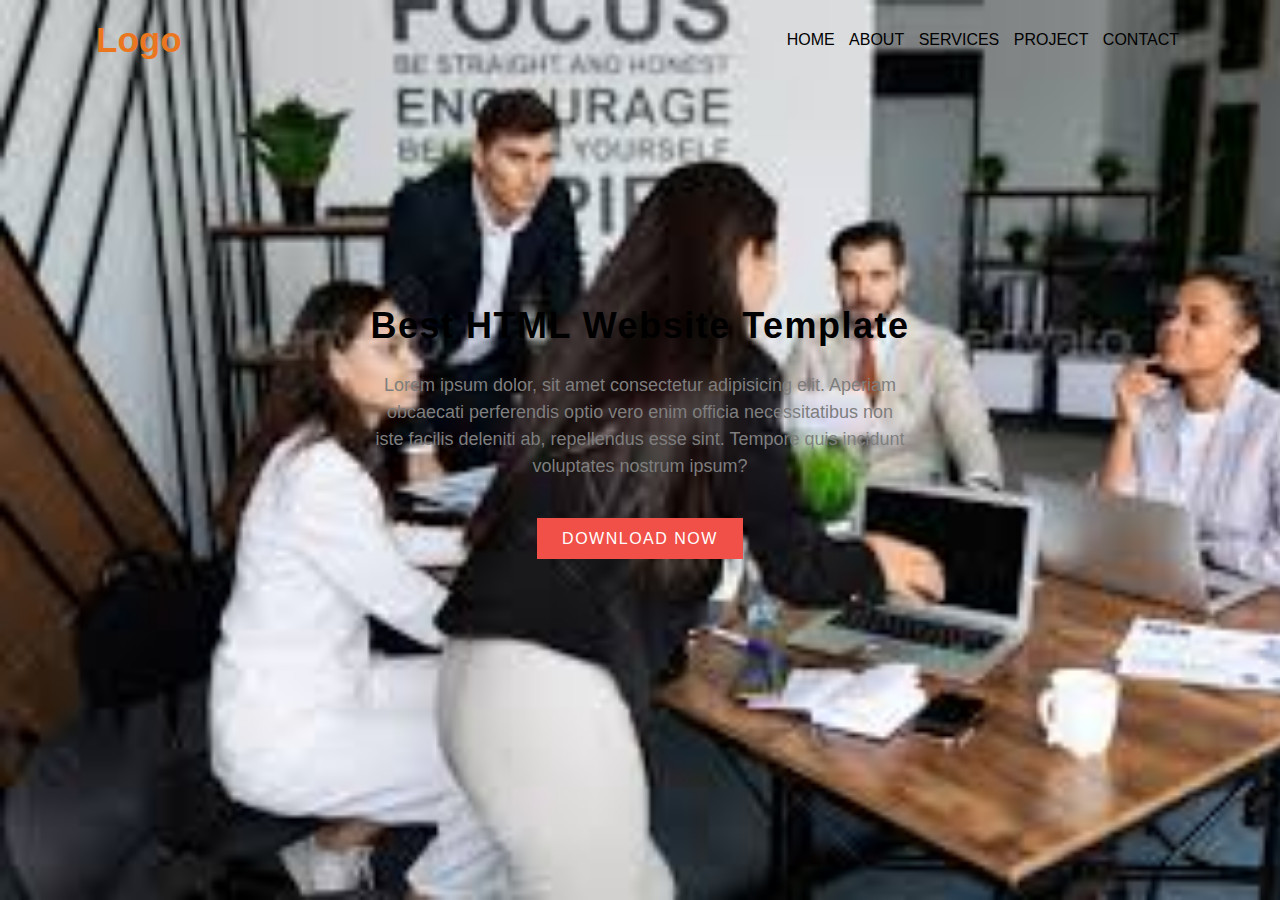
<file: codevertex/task1 level1/index.html>
<!DOCTYPE html>
<html lang="en">
<head>
    <meta charset="UTF-8">
    <meta name="viewport" content="width=device-width, initial-scale=1.0">
    <title>Landing Page</title>
    <link href="style.css" rel="stylesheet">
    <script src="https://code.jquery.com/jquery-1.12.4.min.js"></script>
</head>
<body>
    <section>
        <div class="container">
            <nav>
                <h1>Logo</h1>
                <ul>
                    <li><a href="" class="active">Home</a></li>
                    <li><a href="">About</a></li>
                    <li><a href="">Services</a></li>
                    <li><a href="">Project</a></li>
                    <li><a href="">Contact</a></li>
                </ul>
            </nav>
            <div class="article">
                <h1>Best HTML Website Template</h1>
                <p>Lorem ipsum dolor, sit amet consectetur adipisicing elit. Aperiam obcaecati perferendis optio vero enim officia necessitatibus non <br>
                    iste facilis deleniti ab, repellendus esse sint. Tempore quis incidunt voluptates nostrum ipsum?</p>
                    <a href="" class="btn">Download Now</a>
            </div>
        </div>
    </section>
</body>
</html>
</file>
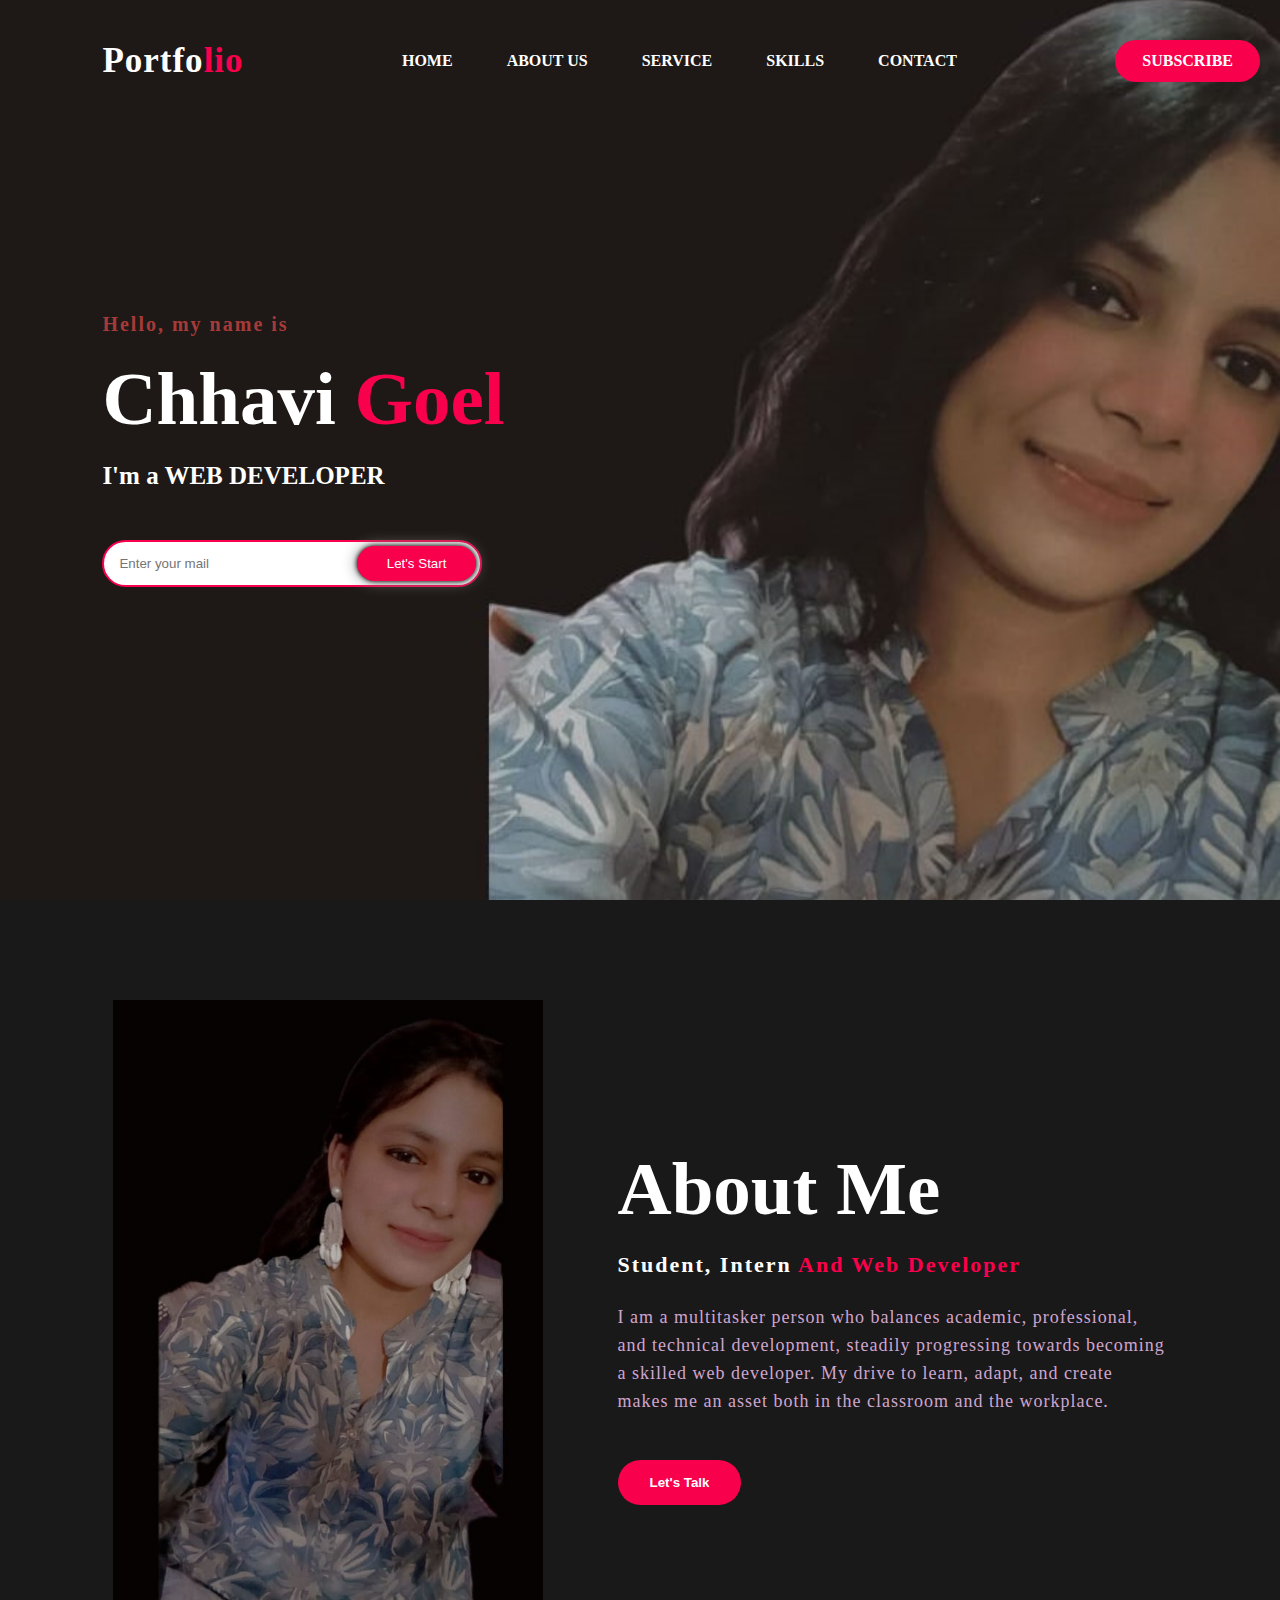
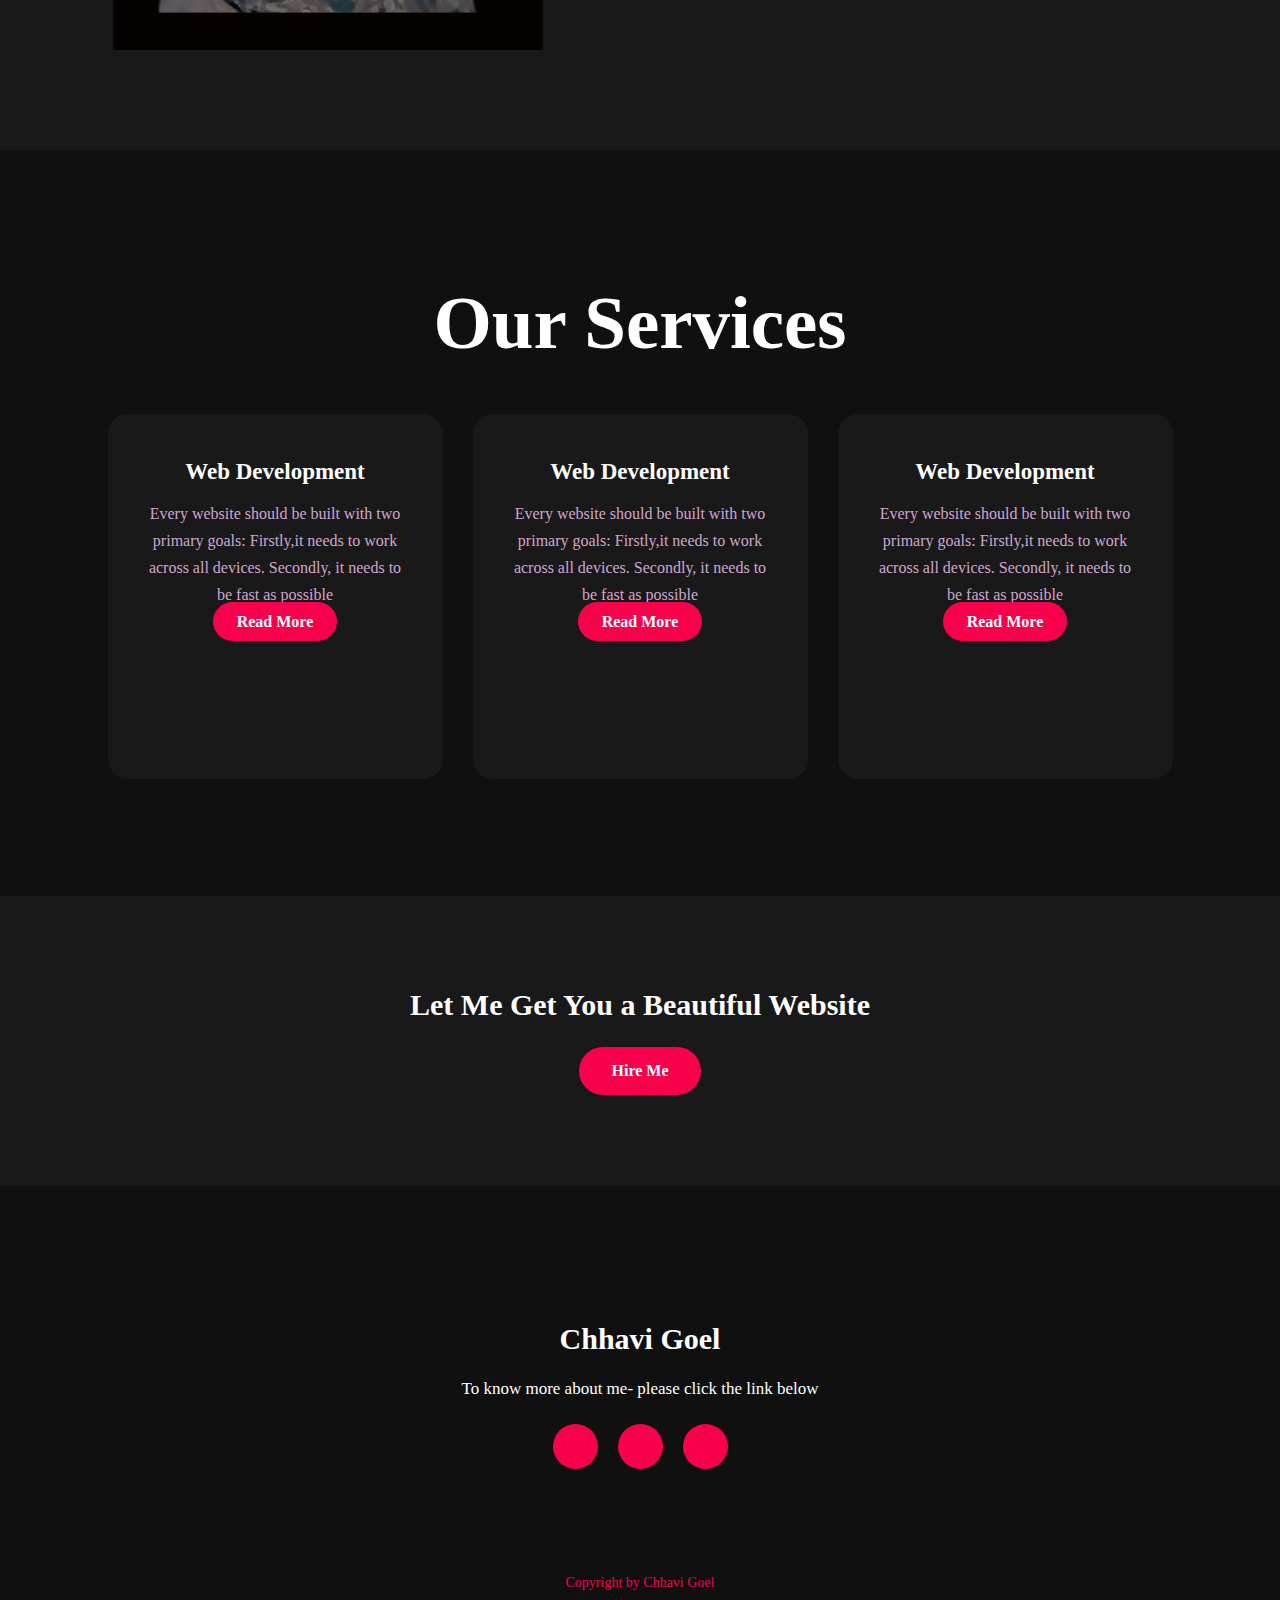
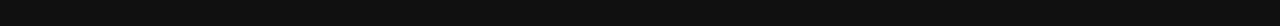
<file: codevertex/task2 levl1/index.html>
<!DOCTYPE html>
<html lang="en">
<head>
    <meta charset="UTF-8">
    <meta name="viewport" content="width=device-width, initial-scale=1.0">
    <title>Personale Portfolio Website</title>
    <link rel="stylesheet" href="style.css">
    <link rel="preconnect" href="https://fonts.googleapis.com">
    <link rel="preconnect" href="https://fonts.gstatic.com" crossorigin>
    <link href="https://fonts.googleapis.com/css2?family=Josefin+Sans:ital,wght@0,100..700;1,100..700&display=swap" rel="style">
    <link rel="stylesheet" href="https://cdnjs.cloudflare.com/ajax/libs/font-awesome/6.6.0/css/all.min.css" integrity="sha512-Kc323vGBEqzTmouAECnVceyQqyqdsSiqLQISBL29aUW4U/M7pSPA/gEUZQqv1cwx4OnYxTxve5UMg5GT6L4JJg==" crossorigin="anonymous" referrerpolicy="no-referrer" />
</head>
<body>
    <div class="hero">
        <nav>
            <h2 class="logo">Portfo<span>lio</span></h2>
            <ul>
                <li><a href="#">HOME</a></li>
                <li><a href="#">ABOUT US</a></li>
                <li><a href="#">SERVICE</a></li>
                <li><a href="#">SKILLS</a></li>
                <li><a href="#">CONTACT</a></li>
            </ul>
            <a href="#" class="btn">SUBSCRIBE</a>
        </nav>
       <div class="content">
        <h4>Hello, my name is</h4>
        <h1>Chhavi <span>Goel</span></h1>
        <h3>I'm a WEB DEVELOPER</h3>
        <div class="newslatter">
            <form>
                <input type="email" name="email" id="mail" placeholder="Enter your mail">
                <input type="submit" name="submit" value="Let's Start">
            </form>
        </div>
       </div>
    </div>
    <section class="about">
    <div class="main">
        <img src="WhatsApp Image 2024-09-25 at 9.02.18 PM.jpeg">
        <div class="about-text">
            <h2>About Me</h2>
            <h5>Student, Intern <span> and Web Developer</span></h5>
            <p>I am a multitasker person who balances academic, professional, and technical development, steadily progressing towards becoming a skilled web developer. 
                My drive to learn, adapt, and create makes me an asset both in the classroom and the workplace. </p>
                <button type="button">Let's Talk</button>
        </div>
    </div>
    </section>
    <div class="service">
        <div class="title">
            <h2>Our Services</h2>
        </div>

        <div class="box">
            <div class="card">
                <i class="fa-solid fa-bars"></i>
                <h5>Web Development</h5>
                <div class="pra">
                    <p>Every website should be built with two primary goals: Firstly,it needs to work across all devices.
                        Secondly, it needs to be fast as possible
                    </p>
                    <p style="text-align: center;">
                    <a class="button" href="#">Read More</a>
                    </p>
                </div>
            </div>

            <div class="card">
                <i class="fa-regular fa-user"></i>
                <h5>Web Development</h5>
                <div class="pra">
                    <p>Every website should be built with two primary goals: Firstly,it needs to work across all devices.
                        Secondly, it needs to be fast as possible
                    </p>
                    <p style="text-align: center;">
                    <a class="button" href="#">Read More</a>
                    </p>
                </div>
            </div>

            <div class="card">
                <i class="fa-regular fa-bell"></i>
                <h5>Web Development</h5>
                <div class="pra">
                    <p>Every website should be built with two primary goals: Firstly,it needs to work across all devices.
                        Secondly, it needs to be fast as possible
                    </p>
                    <p style="text-align: center;">
                    <a class="button" href="#">Read More</a>
                    </p>
                </div>
            </div>
        </div>
    </div>

<!----- contact section-->
  <div class="contact-me">
    <p>Let Me Get You a Beautiful Website</p>
    <a class="button-two" href="#">Hire Me </a>
  </div>
  
  <!------ footer section-->
  <footer>
    <p>Chhavi Goel</p>
    <p>To know more about me- please click the link below</p>
    <div class="social">
        <a href="#"><i class="fa-brands fa-facebook"></i></a>
        <a href="#"><i class="fa-brands fa-instagram"></i></a>
        <a href="#"><i class="fa-brands fa-linkedin"></i></a>
    </div>
    <p class="end">Copyright by Chhavi Goel</p>
  </footer>
</body>
</html>
</file>
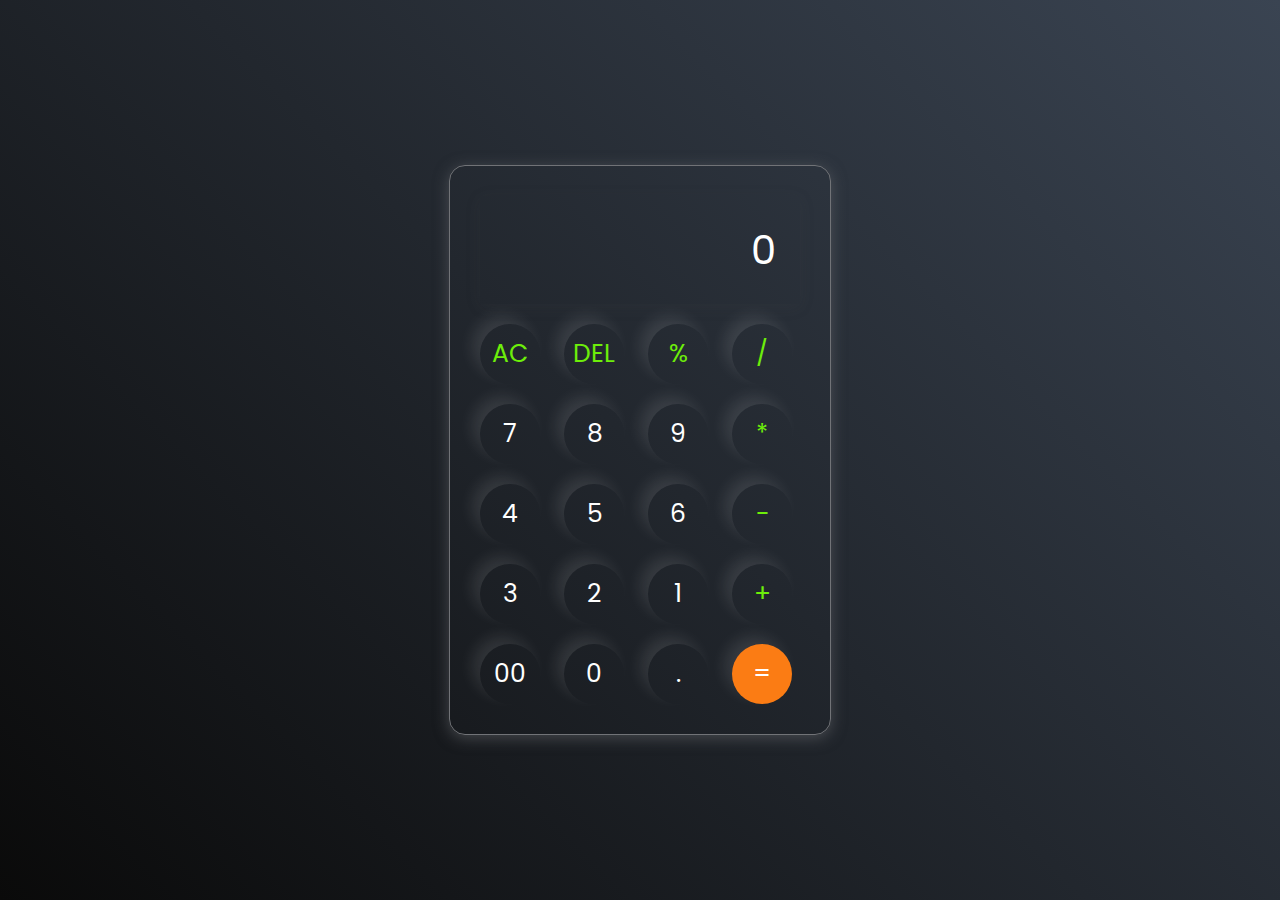
<file: codevertex/task3 level1/index.html>
<!DOCTYPE html>
<html lang="en">
<head>
    <meta charset="UTF-8">
    <meta name="viewport" content="width=device-width, initial-scale=1.0">
    <title>Calculator</title>
    <link href="style.css" rel="stylesheet">
</head>
<body>
    <script src="script.js"></script>
    <div class="calculator">
        <input type="text" placeholder="0" id="inputbox">
        <div>
            <button class="operator">AC</button>
            <button class="operator">DEL</button>
            <button class="operator">%</button>
            <button class="operator">/</button>
        </div>
        <div>
            <button class="number">7</button>
            <button class="number">8</button>
            <button class="number">9</button>
            <button class="operator">*</button>
        </div>
        <div>
            <button class="number">4</button>
            <button class="number">5</button>
            <button class="number">6</button>
            <button class="operator">-</button>
        </div>
        <div>
            <button class="number">3</button>
             <button class="number">2</button>
            <button class="number">1</button>
            <button class="operator">+</button>
        </div>
        <div>
            <button class="number">00</button>
            <button class="number">0</button>
            <button class="number">.</button>
            <button class="equalbtn">=</button>
        </div>
    </div>
</body>
</html>
</file>
<file: codevertex/task1 level1/style.css>
*{
    margin: 0;
    padding: 0;
    box-sizing: border-box;
    font-family: sans-serif;
}
section{
    min-height: 100vh;
    background-image:url(images.jfif);
    background-repeat: no-repeat;
    background-size: cover;
}
.container{
    width: 85%;
    margin: auto;
}
nav{
    height: 80px;
}
nav h1{
     float: left;
     line-height: 80px;
     font-size: 35px;
     font-size: inline;
     color: #eb7620;
}
nav ul{
    float: right;
    line-height: 80px;
}
nav ul li{
    display: inline-block;
    list-style: none;
    padding: 0px 5px;
}
nav ul li a{
     color: black;
     text-decoration: none;
     text-transform: uppercase;
     border-radius: 5px;
}
nav ul li a:hover{
    background-color: #eb7620;
    color: white;
    transition: 0.5s ease;
    padding: 7px 8px;
}
.article{
    width: 50%;
    margin: auto;
    text-align: center;
    transform: translateY(25vh);
}
.article h1{
    font-size: 36px;
    letter-spacing: 1.5px;
    font-weight: 800;
    margin-bottom: 25px;
}
.article p{
    font-size: 18px;
    color: #7e7e7e;
    line-height:1.5 ;
    margin-bottom: 50px;
}
.article .btn{
    color: #fff;
    padding: 12px 25px;
    letter-spacing: 1.5px;
    text-transform: uppercase;
    text-decoration: none;
    background-color: #f15048;
}
.article .btn:hover{
     background-color: #4399fa;
     color: black;
     transition: 0.5s ease-in;
}
</file>
<file: codevertex/task2 levl1/style.css>
*{
    padding: 0px;
    margin: 0px;
    font-family: "Josefin Sans" sans-serif;
    box-sizing: border-box;
}
.hero{
    height: 100vh;
    width: 100%;
    background-image: url(WhatsApp\ Image\ 2024-09-25\ at\ 9.00.37\ PM.jpeg);
    background-size: cover;
    background-position: center;
}
nav{
    display: flex;
    align-items: center;
    justify-content: space-between;
    padding-top: 40px;
    padding-left: 8%;
}
.logo{
    color: white;
    font-size: 35px;
    letter-spacing: 1px;
    cursor: pointer;
}
span{
    color: #f9004d;
}
nav ul li{
    list-style-type: none;
    display: inline-block;
    padding: 10px 25px;
}
nav ul li a{
    text-decoration: none;
    font-weight: bold;
    text-transform: capitalize;
    color: white;
}
nav ul li a:hover{
    color: #f9004d;
    transition: 0.5s;
    
}
.btn{
    background-color: #f9004d;
    text-decoration: none;
    border: 2px solid transparent;
    font-weight: bold;
    padding: 10px 25px;
    border-radius: 30px;
    transition: transform 0.4s;
    margin-right: 20px;
    color: white;
}
.btn:hover{
    transform: scale(1.2);
}
.content{
    position: absolute;
    top: 50%;
    left: 8%;
    transform: translateY(-50%);
}
h1{
    margin: 20px 0px 20px;
    font-size: 75px;
    color: white;
}
h3{
    font-size: 25px;
    margin-bottom: 50px ;
    color: white;
}
h4{
    color:rgba(204, 68, 68, 0.8) ;
    letter-spacing: 2px;
    font-size: 20px;
}
.newslatter form{
    width: 380px;
    max-width: 100%;
    position: relative;
}
.newslatter form input:first-child{
    display: inline-block;
    width: 100%;
    padding: 14px 130px 14px 15px;
    outline: none;
    border-radius: 30px;
    border: 2px solid #f9004d;
}
.newslatter form input:last-child{
    position: absolute;
    display: inline-block;
    outline: none;
    border: none;
    padding: 10px 30px;
    border-radius: 30px;
    background-color: #f9004d;
    color: white;
    box-shadow: 0px 0px 5px #000, 0px 0px 15px #858585;
    top: 6px;
    right: 6px;
}
.about{
    width: 100%;
    padding: 100px 0px;
    background-color: #191919;
}
.about img{
    height: auto;
    width: 430px;
}
.about-text{
    width: 550px;
}
.main{
    width: 1130px;
    max-width: 93%;
    margin: 0 auto;
    display: flex;
    align-items: center;
    justify-content: space-around;
}
.about-text h2{
    color: white;
    font-size: 75px;
    text-transform: capitalize;
    margin-bottom: 20px;
}
.about-text h5{
    color: white;
    letter-spacing: 2px;
    font-size: 22px;
    margin-bottom: 25px;
    text-transform: capitalize;
}
.about-text p{
    color: #fcfc;
    letter-spacing: 1px;
    line-height: 28px;
    font-size: 18px;
    margin-bottom: 45px;
}
button{
    background-color: #f9004d;
    color: white;
    text-decoration: none;
    border: 2px solid transparent;
    font-weight: bold;
    padding: 13px 30px;
    border-radius: 30px;
    transition: 1s;
}
button:hover{
    background-color: transparent;
    border: 2px solid #f9004d;
    cursor: pointer;
    scale: 1.2;
}
.service{
    background-color: #101010;
    width: 100%;
    padding: 100px 0px;
}
.title h2{
    color: white;
    font-size: 75px;
    width: 1130px;
    margin: 30px auto;
    text-align: center;
}
.box{
    display: flex;
    justify-content: center;
    align-items: center;
    min-height: 400px;
}
.card{
    height: 365px;
    width: 335px;
    padding: 20px 35px;
    background-color: #191919;
    border-radius: 20px;
    margin: 15px;
    position: relative;
    overflow: hidden;
    text-align: center;
}
.card i{
    font-size: 50px;
    display: block;
    text-align: center;
    margin: 25px 0px;
    color: #f9004d;
}
h5{
    color: white;
    font-size: 23px;
    margin-bottom: 15px;
}
.pra{
    color: #fcfc;
    font-size: 16px;
    line-height: 27px;
    margin-bottom: 25px;
}
.card .button{
    background-color: #f9004d;
    color: white;
    text-decoration: none;
    border: 2px solid transparent;
    font-weight: bold;
    padding: 9px 22px;
    border-radius: 30px;
    transition: 1s;
}
.card .button:hover{
    background-color: transparent;
    border: 2px solid #f9004d;
    cursor: pointer;
    scale: 1.2;
}
.contact-me{
    width: 100%;
    height: 290px;
    background-color: #191919;
    display: flex;
    align-items: center;
    flex-direction: column;
    justify-content: center;
}
.contact-me p{
    color: white;
    font-size: 30px;
    font-weight: bold;
    margin-bottom: 25px;
}
.contact-me .button-two{
    background-color: #f9004d;
    color: white;
    text-decoration: none;
    border: 2px solid transparent;
    font-weight: bold;
    padding: 13px 30px;
    border-radius: 30px;
    transition: 1s;
}
.contact-me .button-two:hover{
    background-color: transparent;
    border: 2px solid #f9004d;
    cursor: pointer;
    scale: 1.2;
}
footer{
    position: relative;
    height:440px;
    width: 100%;
    background-color: #101010;
    display: flex;
    flex-direction: column;
    align-items: center;
    justify-content: center;
}
footer p:nth-child(1){
    font-size: 30px;
    color: white;
    margin-bottom: 20px;
    font-weight: bold;
}
footer p:nth-child(2){
    color: white;
    font-size: 17px;
    width: 500px;
    text-align: center;
    line-height: 26px;
}
.social{
    display: flex;
}
.social a{
   width: 45px;
   height: 45px;
   display: flex;
   align-items: center;
   justify-content: center;
   background-color: #f9004d;
   border-radius: 50%;
   margin: 22px 10px;
   color: white;
   text-decoration: none;
   font-size: 20px;
}
.social a:hover{
    transform: scale(1.2);
    transition: 1s;
}
.end{
    position: absolute;
    color: #f9004d;
     font-size: 14px;
     bottom: 35px;
}
</file>
<file: codevertex/task3 level1/style.css>
@import url('https://fonts.googleapis.com/css2?family=Poppins:ital,wght@0,100;0,200;0,300;0,400;0,500;0,600;0,700;0,800;0,900;1,100;1,200;1,300;1,400;1,500;1,600;1,700;1,800;1,900&display=swap');

*{
    margin: 0;
    padding: 0;
    box-sizing: border-box;
    font-family: "Poppins", sans-serif;
}

body{
    width: 100%;
    height: 100vh;
    display: flex;
    justify-content: center;
    align-items: center;
    background: linear-gradient(45deg, #0a0a0a, #3a4452);
}
.calculator{
    border: 1px solid #717377;
    padding: 20px;
    border-radius: 16px;
    background: transparent;
    box-shadow: 0px 3px 15px rgba(113, 115, 119, 0.5);
}
input{
    border: none;
    width: 320px;
    padding: 24px;
    margin: 10px;
    background: transparent;
    box-shadow: 0px 3px 15px rgba(84, 84, 84, 0.1);
    font-size: 40px;
    text-align: right;
    cursor: pointer;
    color: #ffffff;
}
input::placeholder{
    color: #ffffff;
}
button{
    border: none;
    height: 60px;
    width: 60px;
    margin: 10px;
    border-radius: 50%;
    background: transparent;
    color: #ffffff;
    font-size: 25px;
    box-shadow: -8px -8px 15px rgba(255, 255, 255, 0.1);
    cursor: pointer;
}
.equalbtn{
background-color: #fb7c14;
}
.operator{
    color: #6dee0a;
}
</file>
